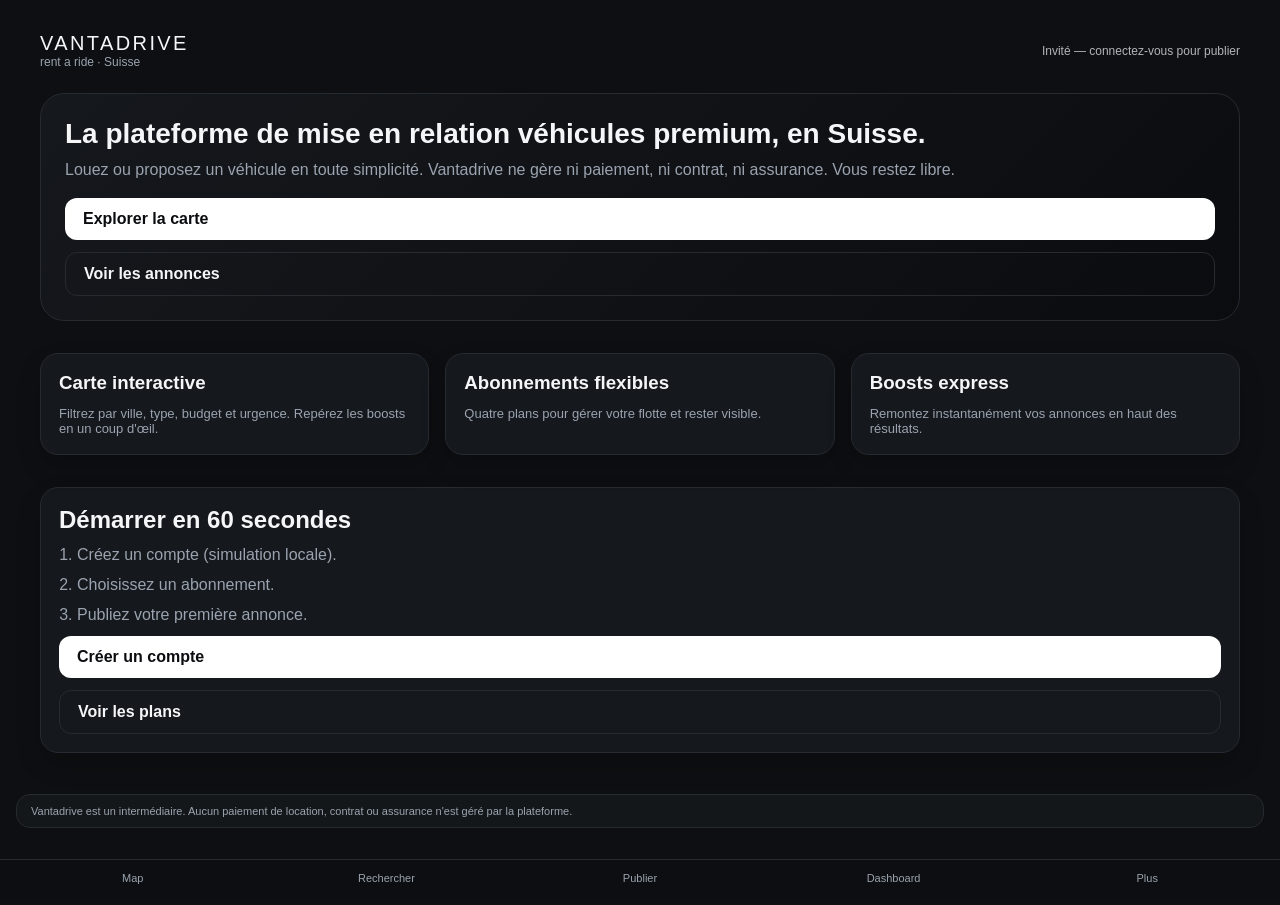
<file: public/index.html>
<!DOCTYPE html>
<html lang="fr">
  <head>
    <meta charset="UTF-8" />
    <meta name="viewport" content="width=device-width, initial-scale=1.0" />
    <title>Vantadrive — rent a ride</title>
    <link rel="stylesheet" href="assets/styles.css" />
  </head>
  <body>
    <main>
      <header>
        <div>
          <div class="logo">Vantadrive</div>
          <div class="tagline">rent a ride · Suisse</div>
        </div>
        <div class="tag" data-current-user></div>
      </header>

      <section class="hero">
        <h1>La plateforme de mise en relation véhicules premium, en Suisse.</h1>
        <p>
          Louez ou proposez un véhicule en toute simplicité. Vantadrive ne gère
          ni paiement, ni contrat, ni assurance. Vous restez libre.
        </p>
        <div class="stack" style="margin-top: 16px">
          <a class="button" href="map.html">Explorer la carte</a>
          <a class="button secondary" href="list.html">Voir les annonces</a>
        </div>
      </section>

      <section class="grid two">
        <div class="card">
          <h3>Carte interactive</h3>
          <p class="listing-meta">
            Filtrez par ville, type, budget et urgence. Repérez les boosts en un
            coup d'œil.
          </p>
        </div>
        <div class="card">
          <h3>Abonnements flexibles</h3>
          <p class="listing-meta">
            Quatre plans pour gérer votre flotte et rester visible.
          </p>
        </div>
        <div class="card">
          <h3>Boosts express</h3>
          <p class="listing-meta">
            Remontez instantanément vos annonces en haut des résultats.
          </p>
        </div>
      </section>

      <section class="card">
        <h2>Démarrer en 60 secondes</h2>
        <ol class="stack" style="padding-left: 18px; color: var(--muted)">
          <li>Créez un compte (simulation locale).</li>
          <li>Choisissez un abonnement.</li>
          <li>Publiez votre première annonce.</li>
        </ol>
        <div class="stack">
          <a class="button" href="register.html">Créer un compte</a>
          <a class="button secondary" href="pricing.html">Voir les plans</a>
        </div>
      </section>
    </main>

    <div class="disclaimer"></div>
    <nav class="bottom-nav"></nav>

    <script type="module">
      import { initNav, initDisclaimer, initAuthBanner } from "./assets/app.js";
      initNav();
      initDisclaimer();
      initAuthBanner();
    </script>
  </body>
</html>
</file>
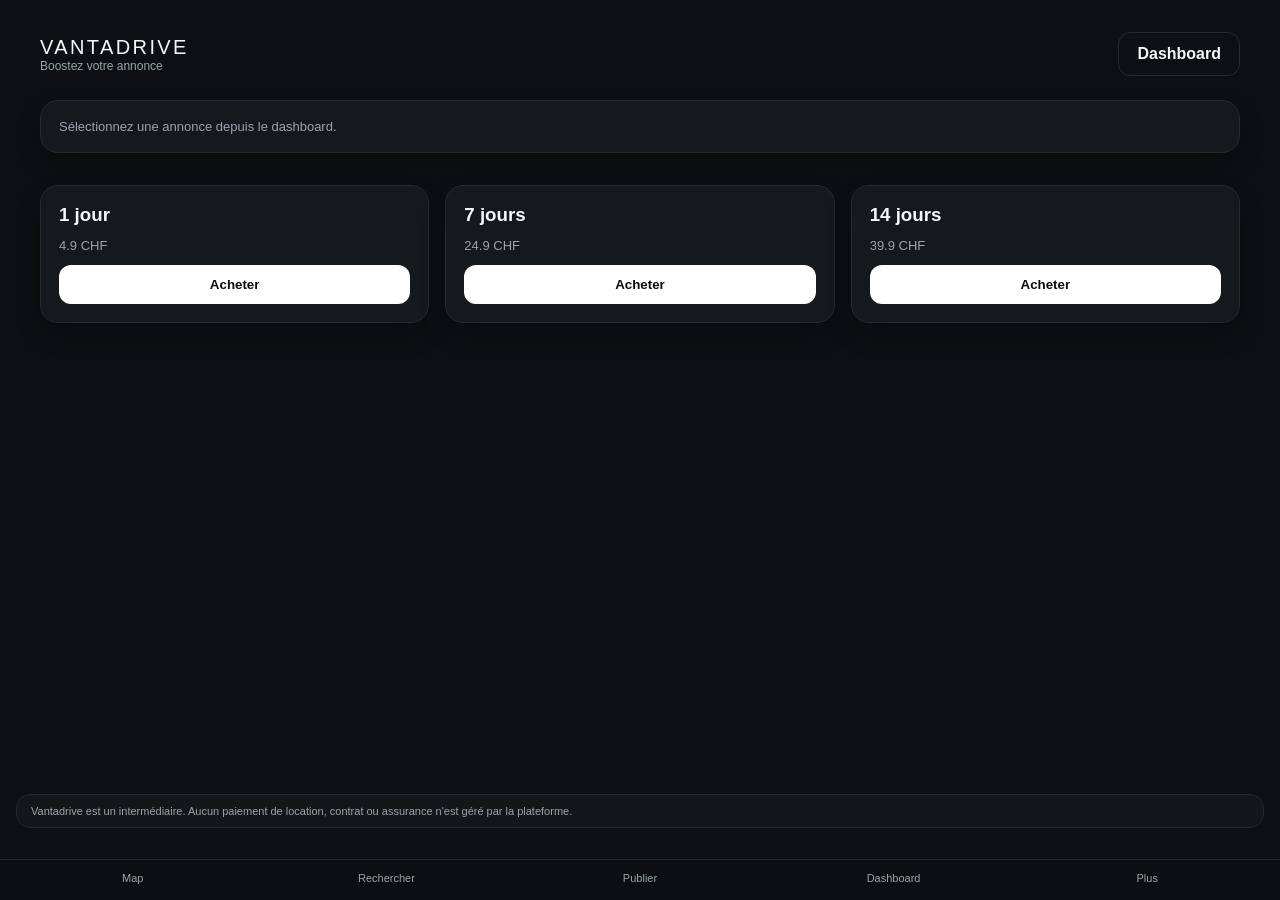
<file: public/boosts.html>
<!DOCTYPE html>
<html lang="fr">
  <head>
    <meta charset="UTF-8" />
    <meta name="viewport" content="width=device-width, initial-scale=1.0" />
    <title>Boosts — Vantadrive</title>
    <link rel="stylesheet" href="assets/styles.css" />
  </head>
  <body>
    <main>
      <header>
        <div>
          <div class="logo">Vantadrive</div>
          <div class="tagline">Boostez votre annonce</div>
        </div>
        <a class="button secondary" href="dashboard.html">Dashboard</a>
      </header>

      <section class="card" id="listing-target"></section>

      <section class="grid two" id="boosts"></section>
    </main>

    <div class="disclaimer"></div>
    <nav class="bottom-nav"></nav>

    <script type="module">
      import { Storage } from "./assets/storage.js";
      import { initDisclaimer, initNav } from "./assets/app.js";

      initNav();
      initDisclaimer();

      const params = new URLSearchParams(window.location.search);
      const listingId = params.get("listing");
      const data = Storage.getAll();
      const listing = data.listings.find((item) => item.id === listingId);
      const listingTarget = document.querySelector("#listing-target");

      listingTarget.innerHTML = listing
        ? `<h3>${listing.title}</h3><p class="listing-meta">${listing.city} · ${listing.type}</p>`
        : "<p class='listing-meta'>Sélectionnez une annonce depuis le dashboard.</p>";

      const boosts = [
        { label: "1 jour", price: 4.9, days: 1 },
        { label: "7 jours", price: 24.9, days: 7 },
        { label: "14 jours", price: 39.9, days: 14 },
      ];

      const container = document.querySelector("#boosts");
      container.innerHTML = boosts
        .map(
          (boost) => `
        <div class="card">
          <h3>${boost.label}</h3>
          <p class="listing-meta">${boost.price} CHF</p>
          <button class="button" data-days="${boost.days}">Acheter</button>
        </div>
      `
        )
        .join("");

      container.querySelectorAll("[data-days]").forEach((button) => {
        button.addEventListener("click", () => {
          if (!listing) return;
          const days = Number(button.getAttribute("data-days"));
          const endsAt = new Date();
          endsAt.setDate(endsAt.getDate() + days);
          Storage.addBoost({
            listingId: listing.id,
            startsAt: new Date().toISOString(),
            endsAt: endsAt.toISOString(),
          });
          alert("Boost activé (paiement simulé).");
          window.location.href = "dashboard.html";
        });
      });
    </script>
  </body>
</html>
</file>
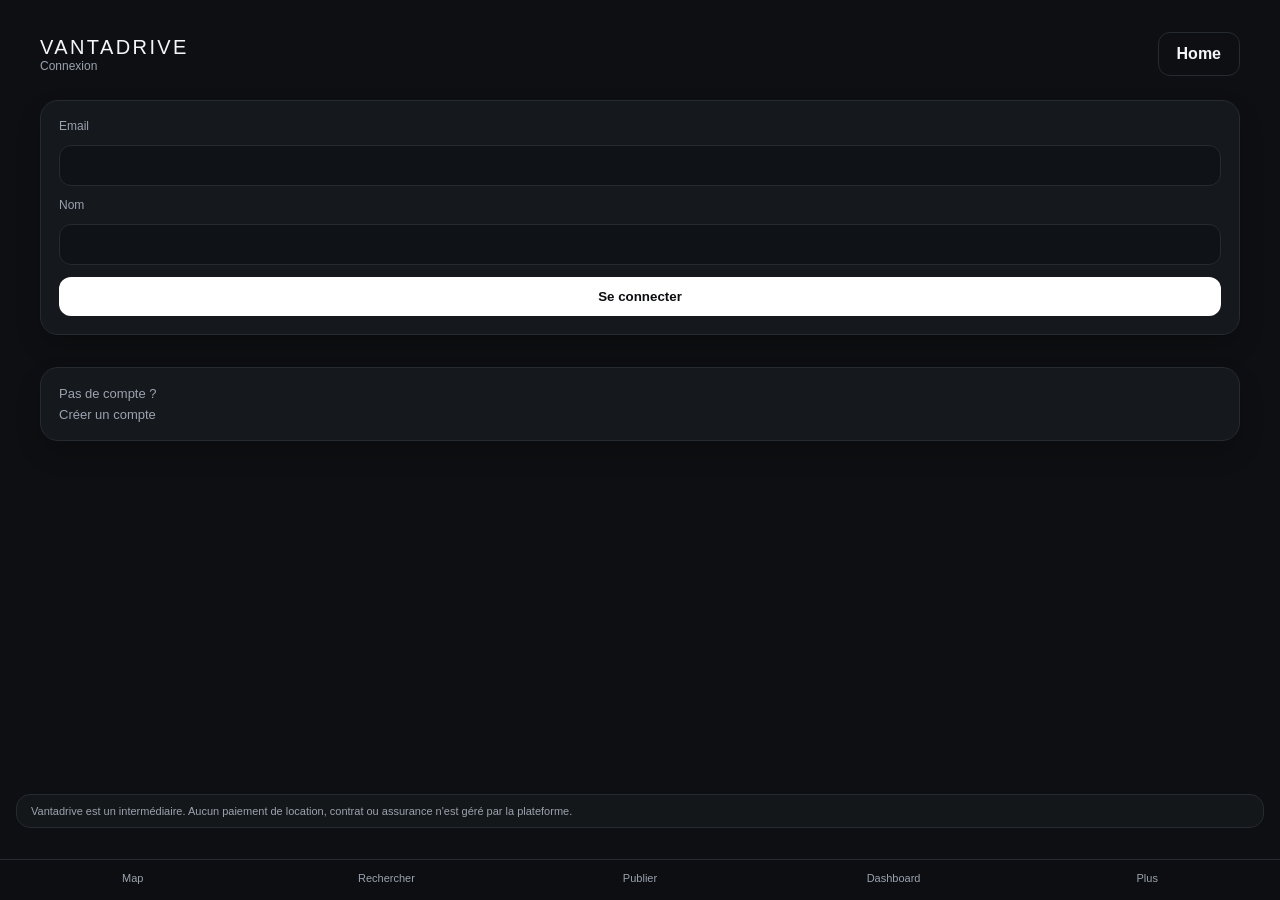
<file: public/create-listing.html>
<!DOCTYPE html>
<html lang="fr">
  <head>
    <meta charset="UTF-8" />
    <meta name="viewport" content="width=device-width, initial-scale=1.0" />
    <title>Publier — Vantadrive</title>
    <link rel="stylesheet" href="assets/styles.css" />
  </head>
  <body>
    <main>
      <header>
        <div>
          <div class="logo">Vantadrive</div>
          <div class="tagline">Créer une annonce</div>
        </div>
        <a class="button secondary" href="dashboard.html">Dashboard</a>
      </header>

      <section class="card" id="quota-message"></section>

      <section class="card">
        <form id="listing-form" class="stack">
          <label>Titre</label>
          <input class="input" type="text" required />
          <label>Type véhicule</label>
          <select class="input">
            <option>Voiture</option>
            <option>Van</option>
            <option>Utilitaire</option>
            <option>Luxe</option>
          </select>
          <label>Ville</label>
          <input class="input" type="text" required />
          <label>Prix indicatif / jour</label>
          <input class="input" type="number" required />
          <label>Disponibilité</label>
          <select class="input">
            <option>Aujourd'hui</option>
            <option>Cette semaine</option>
            <option>Flexible</option>
          </select>
          <label>Réponse rapide</label>
          <select class="input">
            <option>Rapide</option>
            <option>Normal</option>
          </select>
          <label>Règles</label>
          <textarea class="input" rows="4"></textarea>
          <button class="button" type="submit">Publier</button>
        </form>
      </section>
    </main>

    <div class="disclaimer"></div>
    <nav class="bottom-nav"></nav>

    <script type="module">
      import { Storage } from "./assets/storage.js";
      import { canCreateListing, initDisclaimer, initNav } from "./assets/app.js";

      initNav();
      initDisclaimer();

      const user = Storage.getCurrentUser();
      if (!user) {
        window.location.href = "login.html";
      }

      const quotaMessage = document.querySelector("#quota-message");
      const quota = canCreateListing(user.id);
      quotaMessage.innerHTML = quota.ok
        ? "<p class='listing-meta'>Quota disponible pour publier une annonce.</p>"
        : `<p class='listing-meta'>${quota.reason}</p>`;

      const form = document.querySelector("#listing-form");
      if (!quota.ok) {
        form.querySelector("button").disabled = true;
      }

      form.addEventListener("submit", (event) => {
        event.preventDefault();
        const [title, type, city, price, availability, responseSpeed, rules] =
          event.target.querySelectorAll("input, select, textarea");
        const listing = {
          id: `listing-${Date.now()}`,
          ownerId: user.id,
          title: title.value.trim(),
          type: type.value,
          ownerType: user.ownerType,
          city: city.value.trim(),
          lat: 46.52,
          lng: 6.63,
          indicativePricePerDay: Number(price.value),
          availabilityTag: availability.value,
          responseSpeed: responseSpeed.value,
          rules: rules.value.trim() || "Règles standard.",
          images: [
            "https://images.unsplash.com/photo-1503376780353-7e6692767b70?auto=format&fit=crop&w=800&q=80",
          ],
          boostedUntil: null,
          createdAt: new Date().toISOString(),
        };
        Storage.addListing(listing);
        alert("Annonce publiée !");
        window.location.href = "dashboard.html";
      });
    </script>
  </body>
</html>
</file>
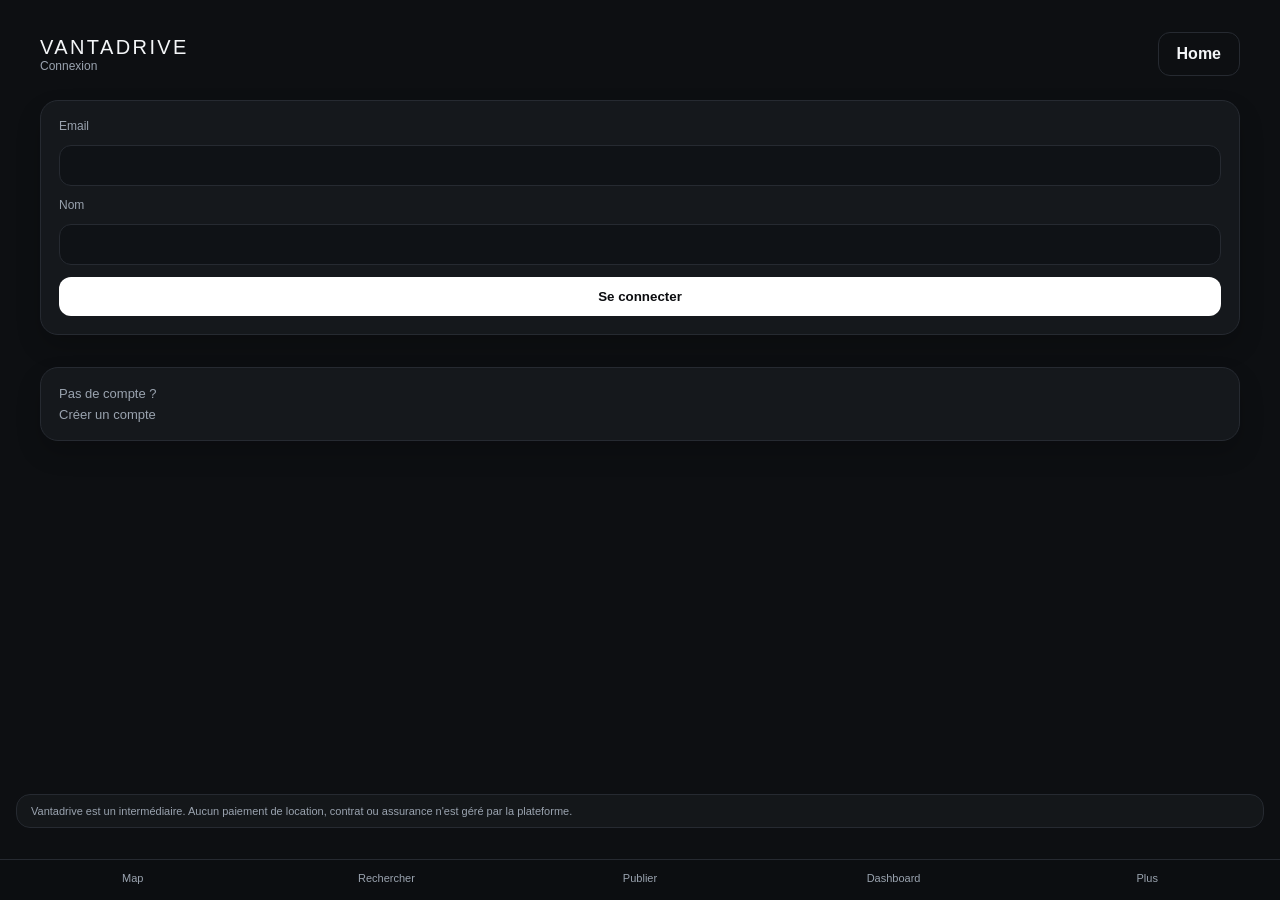
<file: public/dashboard.html>
<!DOCTYPE html>
<html lang="fr">
  <head>
    <meta charset="UTF-8" />
    <meta name="viewport" content="width=device-width, initial-scale=1.0" />
    <title>Dashboard — Vantadrive</title>
    <link rel="stylesheet" href="assets/styles.css" />
  </head>
  <body>
    <main>
      <header>
        <div>
          <div class="logo">Vantadrive</div>
          <div class="tagline">Espace propriétaire</div>
        </div>
        <button class="button secondary" id="logout">Déconnexion</button>
      </header>

      <section class="card" id="subscription-status"></section>

      <section class="card">
        <h3>Mes annonces</h3>
        <div id="owner-listings" class="stack"></div>
        <a class="button" href="create-listing.html">Créer une annonce</a>
      </section>

      <section class="card">
        <h3>Demandes reçues</h3>
        <div id="owner-messages" class="stack"></div>
      </section>
    </main>

    <div class="disclaimer"></div>
    <nav class="bottom-nav"></nav>

    <script type="module">
      import { Storage, getSubscriptionForUser } from "./assets/storage.js";
      import { canCreateListing, formatDate, initDisclaimer, initNav } from "./assets/app.js";

      initNav();
      initDisclaimer();

      const user = Storage.getCurrentUser();
      if (!user) {
        window.location.href = "login.html";
      }

      const data = Storage.getAll();
      const subscription = getSubscriptionForUser(user.id);
      const subscriptionStatus = document.querySelector("#subscription-status");
      subscriptionStatus.innerHTML = subscription
        ? `
          <h3>Abonnement actif</h3>
          <p class="listing-meta">Plan: ${subscription.plan} · Depuis ${formatDate(
            subscription.startedAt
          )}</p>
        `
        : `
          <h3>Aucun abonnement</h3>
          <p class="listing-meta">Sélectionnez un plan pour publier.</p>
          <a class="button" href="pricing.html">Choisir un plan</a>
        `;

      const ownerListings = data.listings.filter((listing) => listing.ownerId === user.id);
      const listingContainer = document.querySelector("#owner-listings");
      listingContainer.innerHTML = ownerListings
        .map(
          (listing) => `
          <div class="card">
            <h4>${listing.title}</h4>
            <p class="listing-meta">${listing.city} · ${listing.type}</p>
            <div class="stack">
              <button class="button secondary" data-toggle="${listing.id}">
                ${listing.active === false ? "Activer" : "Désactiver"}
              </button>
              <a class="button ghost" href="boosts.html?listing=${listing.id}">Acheter un boost</a>
            </div>
          </div>
        `
        )
        .join("") || "<p class='listing-meta'>Aucune annonce.</p>";

      document.querySelectorAll("[data-toggle]").forEach((button) => {
        button.addEventListener("click", () => {
          const listingId = button.getAttribute("data-toggle");
          const listing = data.listings.find((item) => item.id === listingId);
          listing.active = listing.active === false ? true : false;
          Storage.updateListing(listing);
          window.location.reload();
        });
      });

      const messages = data.messages.filter((message) =>
        ownerListings.some((listing) => listing.id === message.listingId)
      );
      document.querySelector("#owner-messages").innerHTML = messages
        .map(
          (message) => `
          <div class="card">
            <h4>Annonce: ${message.listingId}</h4>
            <p class="listing-meta">${message.senderName} · ${formatDate(message.createdAt)}</p>
            <p>${message.message}</p>
          </div>
        `
        )
        .join("") || "<p class='listing-meta'>Aucune demande.</p>";

      document.querySelector("#logout").addEventListener("click", () => {
        Storage.setCurrentUser(null);
        window.location.href = "index.html";
      });

      const quota = canCreateListing(user.id);
      if (!quota.ok) {
        const link = document.querySelector("a[href='create-listing.html']");
        link.classList.add("secondary");
        link.textContent = `Quota atteint · ${quota.reason}`;
        link.href = "pricing.html";
      }
    </script>
  </body>
</html>
</file>
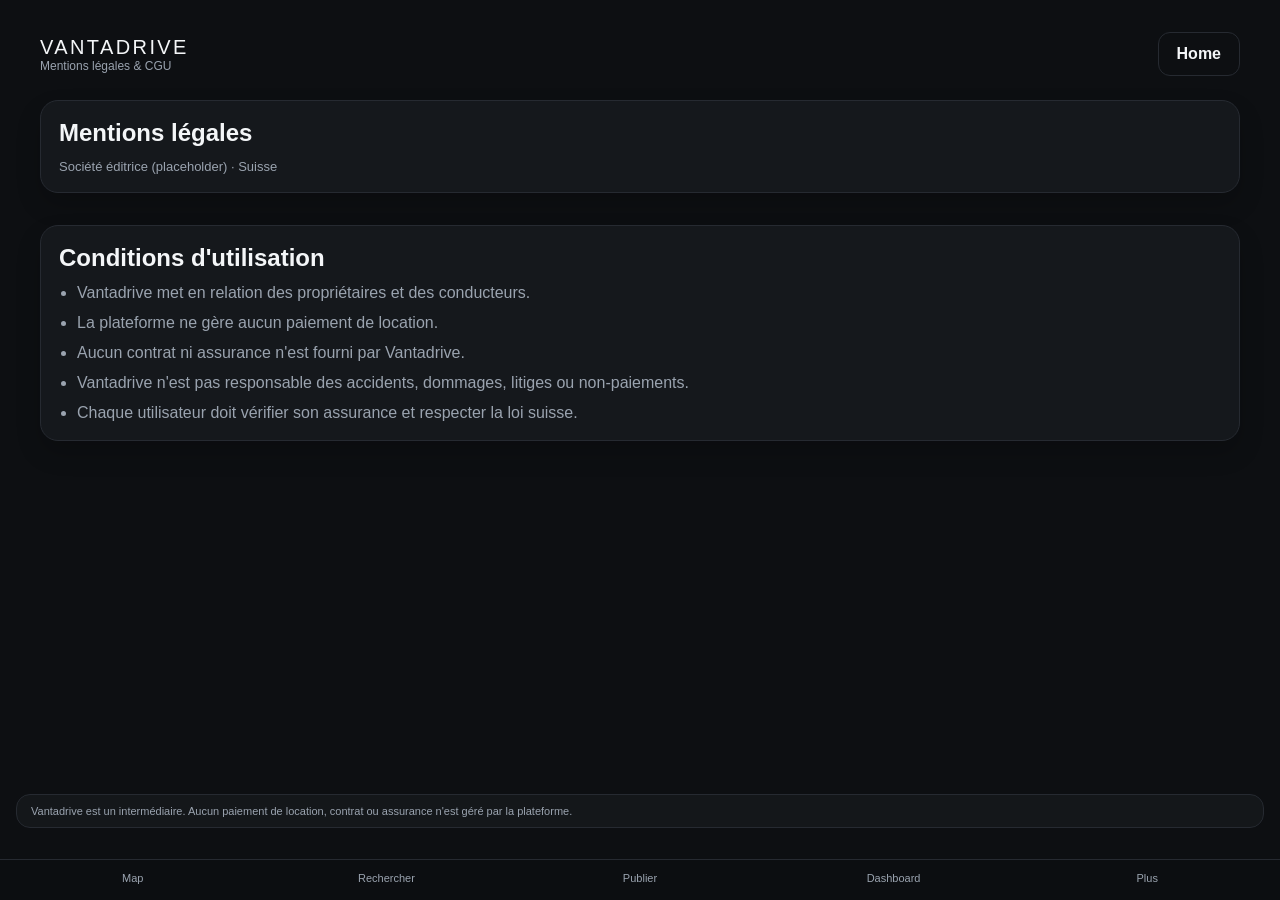
<file: public/legal.html>
<!DOCTYPE html>
<html lang="fr">
  <head>
    <meta charset="UTF-8" />
    <meta name="viewport" content="width=device-width, initial-scale=1.0" />
    <title>Mentions légales — Vantadrive</title>
    <link rel="stylesheet" href="assets/styles.css" />
  </head>
  <body>
    <main>
      <header>
        <div>
          <div class="logo">Vantadrive</div>
          <div class="tagline">Mentions légales & CGU</div>
        </div>
        <a class="button secondary" href="index.html">Home</a>
      </header>

      <section class="card">
        <h2>Mentions légales</h2>
        <p class="listing-meta">Société éditrice (placeholder) · Suisse</p>
      </section>

      <section class="card">
        <h2>Conditions d'utilisation</h2>
        <ul class="stack" style="padding-left: 18px; color: var(--muted)">
          <li>Vantadrive met en relation des propriétaires et des conducteurs.</li>
          <li>La plateforme ne gère aucun paiement de location.</li>
          <li>Aucun contrat ni assurance n'est fourni par Vantadrive.</li>
          <li>
            Vantadrive n'est pas responsable des accidents, dommages, litiges ou
            non-paiements.
          </li>
          <li>
            Chaque utilisateur doit vérifier son assurance et respecter la loi
            suisse.
          </li>
        </ul>
      </section>
    </main>

    <div class="disclaimer"></div>
    <nav class="bottom-nav"></nav>

    <script type="module">
      import { initDisclaimer, initNav } from "./assets/app.js";
      initNav();
      initDisclaimer();
    </script>
  </body>
</html>
</file>
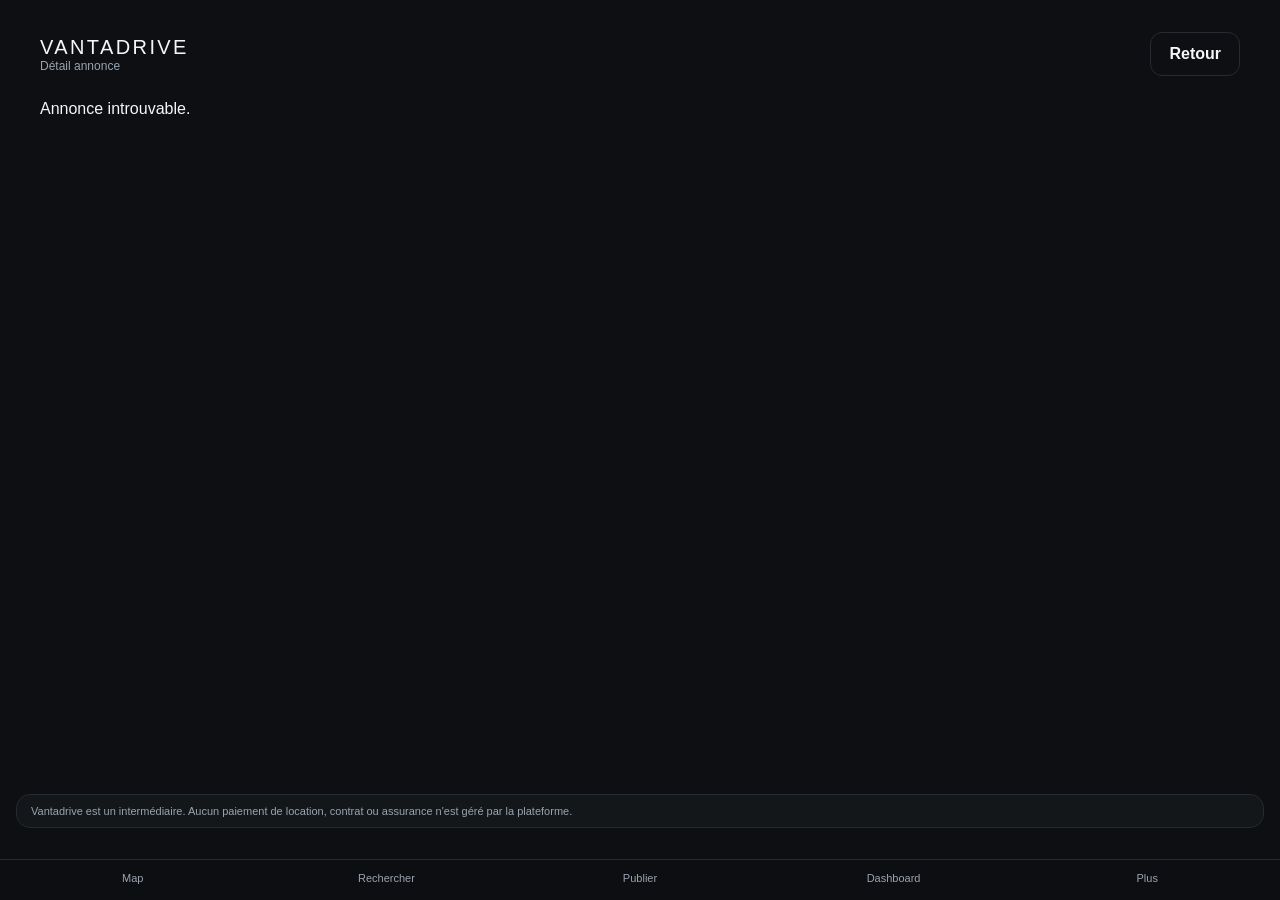
<file: public/listing.html>
<!DOCTYPE html>
<html lang="fr">
  <head>
    <meta charset="UTF-8" />
    <meta name="viewport" content="width=device-width, initial-scale=1.0" />
    <title>Détail annonce — Vantadrive</title>
    <link rel="stylesheet" href="assets/styles.css" />
  </head>
  <body>
    <main>
      <header>
        <div>
          <div class="logo">Vantadrive</div>
          <div class="tagline">Détail annonce</div>
        </div>
        <a class="button secondary" href="list.html">Retour</a>
      </header>

      <section id="listing-content" class="stack"></section>
    </main>

    <div class="disclaimer"></div>
    <nav class="bottom-nav"></nav>

    <script type="module">
      import { Storage } from "./assets/storage.js";
      import { formatPrice, initDisclaimer, initNav } from "./assets/app.js";

      initNav();
      initDisclaimer();

      const params = new URLSearchParams(window.location.search);
      const listingId = params.get("id");
      const data = Storage.getAll();
      const listing = data.listings.find((item) => item.id === listingId);
      const container = document.querySelector("#listing-content");

      if (!listing) {
        container.innerHTML = "<p>Annonce introuvable.</p>";
      } else {
        const owner = data.users.find((user) => user.id === listing.ownerId);
        const images = listing.images
          .map((src) => `<img src="${src}" alt="${listing.title}" loading="lazy" />`)
          .join("");

        container.innerHTML = `
          <div class="card">
            <div class="grid two">${images}</div>
          </div>
          <div class="card">
            <h2>${listing.title}</h2>
            <p class="listing-meta">${listing.city} · ${listing.type} · ${listing.ownerType}</p>
            <p>${listing.description || "Véhicule premium prêt à rouler en Suisse."}</p>
            <div class="listing-meta">
              ${formatPrice(listing.indicativePricePerDay)} · ${listing.availabilityTag}
            </div>
            <div class="listing-meta">Règles: ${listing.rules}</div>
          </div>
          <div class="card">
            <h3>Contacter le propriétaire</h3>
            <p class="listing-meta">${owner.name}</p>
            ${
              owner.allowDirectContact
                ? `<p class="listing-meta">${owner.email} · ${owner.phone}</p>`
                : `
                  <form id="message-form" class="stack">
                    <label>Message</label>
                    <textarea class="input" rows="4" required></textarea>
                    <button class="button" type="submit">Envoyer</button>
                  </form>
                `
            }
          </div>
          <div class="card">
            <h3>Important</h3>
            <ul class="stack" style="padding-left: 18px; color: var(--muted)">
              <li>Vantadrive est un intermédiaire.</li>
              <li>Aucun paiement de location n'est géré.</li>
              <li>Aucun contrat ou assurance n'est fourni.</li>
            </ul>
          </div>
        `;

        const form = document.querySelector("#message-form");
        if (form) {
          form.addEventListener("submit", (event) => {
            event.preventDefault();
            const message = form.querySelector("textarea").value.trim();
            if (!message) return;
            const newMessage = {
              id: `msg-${Date.now()}`,
              listingId: listing.id,
              senderName: "Visiteur",
              message,
              createdAt: new Date().toISOString(),
            };
            data.messages.unshift(newMessage);
            Storage.setAll(data);
            form.reset();
            alert("Message envoyé au propriétaire.");
          });
        }
      }
    </script>
  </body>
</html>
</file>
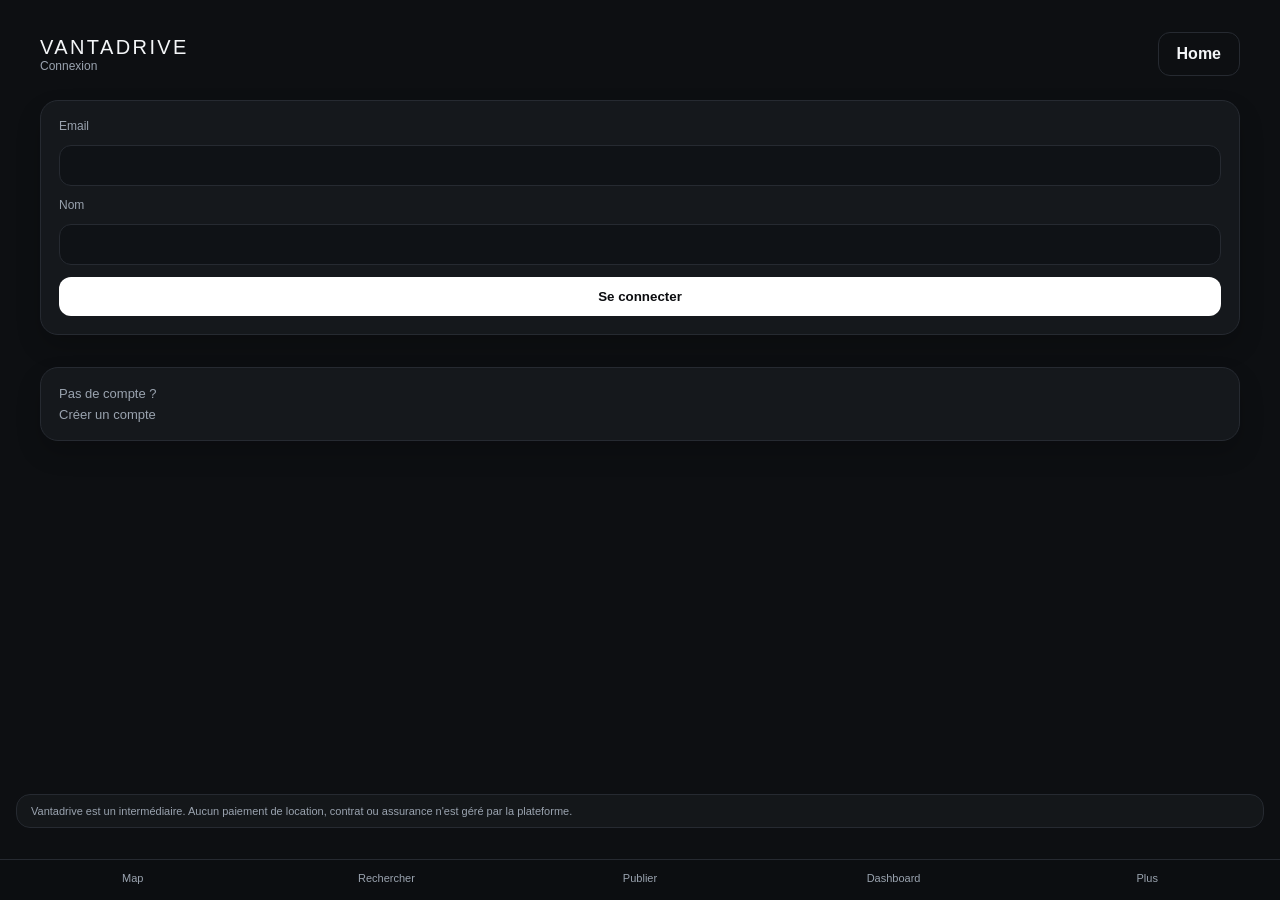
<file: public/login.html>
<!DOCTYPE html>
<html lang="fr">
  <head>
    <meta charset="UTF-8" />
    <meta name="viewport" content="width=device-width, initial-scale=1.0" />
    <title>Connexion — Vantadrive</title>
    <link rel="stylesheet" href="assets/styles.css" />
  </head>
  <body>
    <main>
      <header>
        <div>
          <div class="logo">Vantadrive</div>
          <div class="tagline">Connexion</div>
        </div>
        <a class="button secondary" href="index.html">Home</a>
      </header>

      <section class="card">
        <form id="login-form" class="stack">
          <label>Email</label>
          <input class="input" type="email" required />
          <label>Nom</label>
          <input class="input" type="text" required />
          <button class="button" type="submit">Se connecter</button>
        </form>
      </section>

      <section class="card">
        <p class="listing-meta">
          Pas de compte ? <a href="register.html">Créer un compte</a>
        </p>
      </section>
    </main>

    <div class="disclaimer"></div>
    <nav class="bottom-nav"></nav>

    <script type="module">
      import { Storage } from "./assets/storage.js";
      import { initDisclaimer, initNav } from "./assets/app.js";

      initNav();
      initDisclaimer();

      document.querySelector("#login-form").addEventListener("submit", (event) => {
        event.preventDefault();
        const [emailInput, nameInput] = event.target.querySelectorAll("input");
        const email = emailInput.value.trim();
        const name = nameInput.value.trim();
        const data = Storage.getAll();
        const existing = data.users.find((user) => user.email === email);
        if (!existing) {
          alert("Compte introuvable. Merci de créer un compte.");
          return;
        }
        Storage.setCurrentUser(existing.id);
        alert(`Bienvenue ${name} !`);
        window.location.href = "dashboard.html";
      });
    </script>
  </body>
</html>
</file>
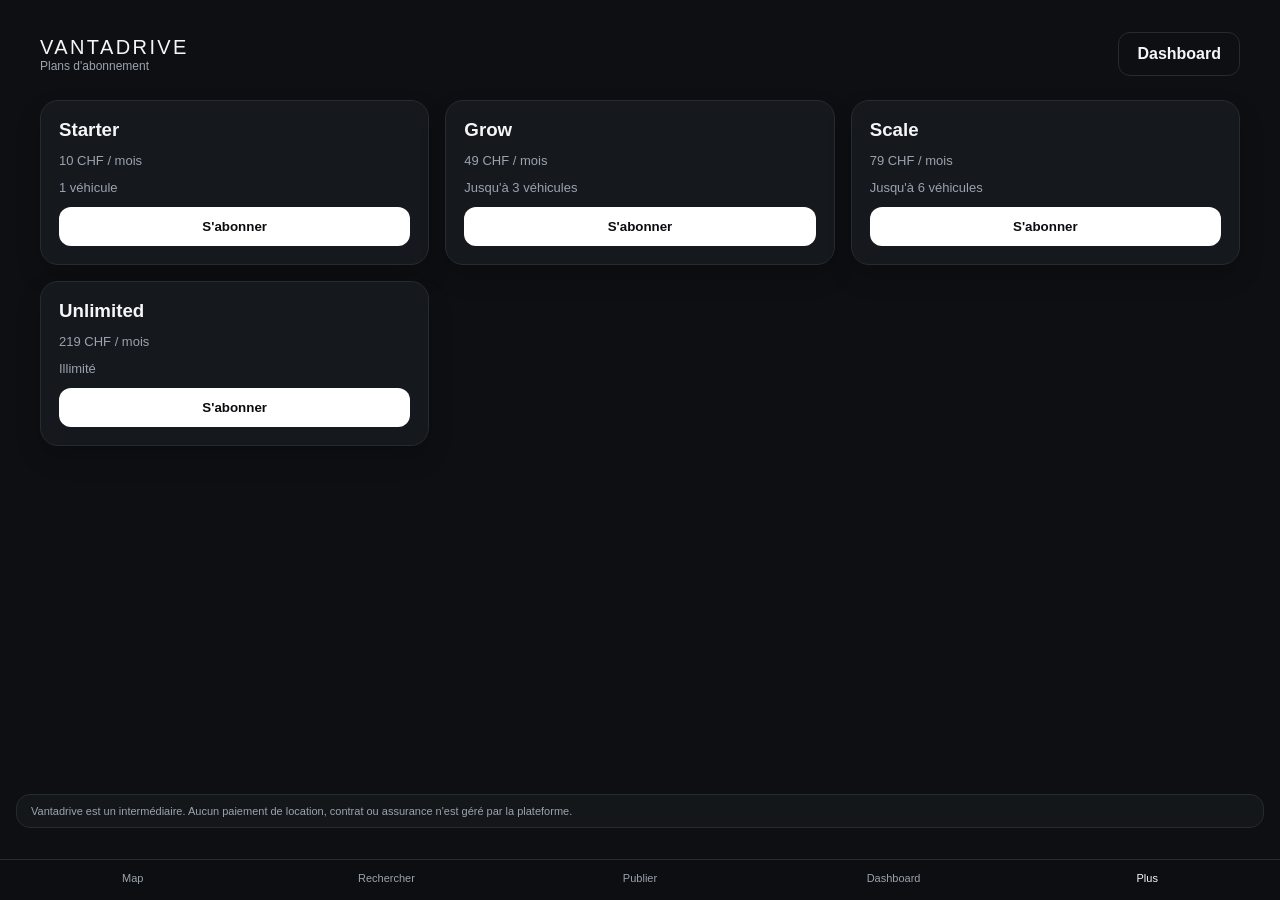
<file: public/pricing.html>
<!DOCTYPE html>
<html lang="fr">
  <head>
    <meta charset="UTF-8" />
    <meta name="viewport" content="width=device-width, initial-scale=1.0" />
    <title>Abonnements — Vantadrive</title>
    <link rel="stylesheet" href="assets/styles.css" />
  </head>
  <body>
    <main>
      <header>
        <div>
          <div class="logo">Vantadrive</div>
          <div class="tagline">Plans d'abonnement</div>
        </div>
        <a class="button secondary" href="dashboard.html">Dashboard</a>
      </header>

      <section class="grid two" id="plans"></section>
    </main>

    <div class="disclaimer"></div>
    <nav class="bottom-nav"></nav>

    <script type="module">
      import { Storage } from "./assets/storage.js";
      import { initDisclaimer, initNav } from "./assets/app.js";

      initNav();
      initDisclaimer();

      const plans = [
        { name: "Starter", price: 10, quota: "1 véhicule" },
        { name: "Grow", price: 49, quota: "Jusqu'à 3 véhicules" },
        { name: "Scale", price: 79, quota: "Jusqu'à 6 véhicules" },
        { name: "Unlimited", price: 219, quota: "Illimité" },
      ];

      const container = document.querySelector("#plans");
      container.innerHTML = plans
        .map(
          (plan) => `
        <div class="card">
          <h3>${plan.name}</h3>
          <p class="listing-meta">${plan.price} CHF / mois</p>
          <p class="listing-meta">${plan.quota}</p>
          <button class="button" data-plan="${plan.name}">S'abonner</button>
        </div>
      `
        )
        .join("");

      container.querySelectorAll("[data-plan]").forEach((button) => {
        button.addEventListener("click", () => {
          const user = Storage.getCurrentUser();
          if (!user) {
            window.location.href = "login.html";
            return;
          }
          Storage.addSubscription({
            userId: user.id,
            plan: button.getAttribute("data-plan"),
            startedAt: new Date().toISOString(),
            status: "active",
          });
          alert("Abonnement activé (paiement simulé).");
          window.location.href = "dashboard.html";
        });
      });
    </script>
  </body>
</html>
</file>
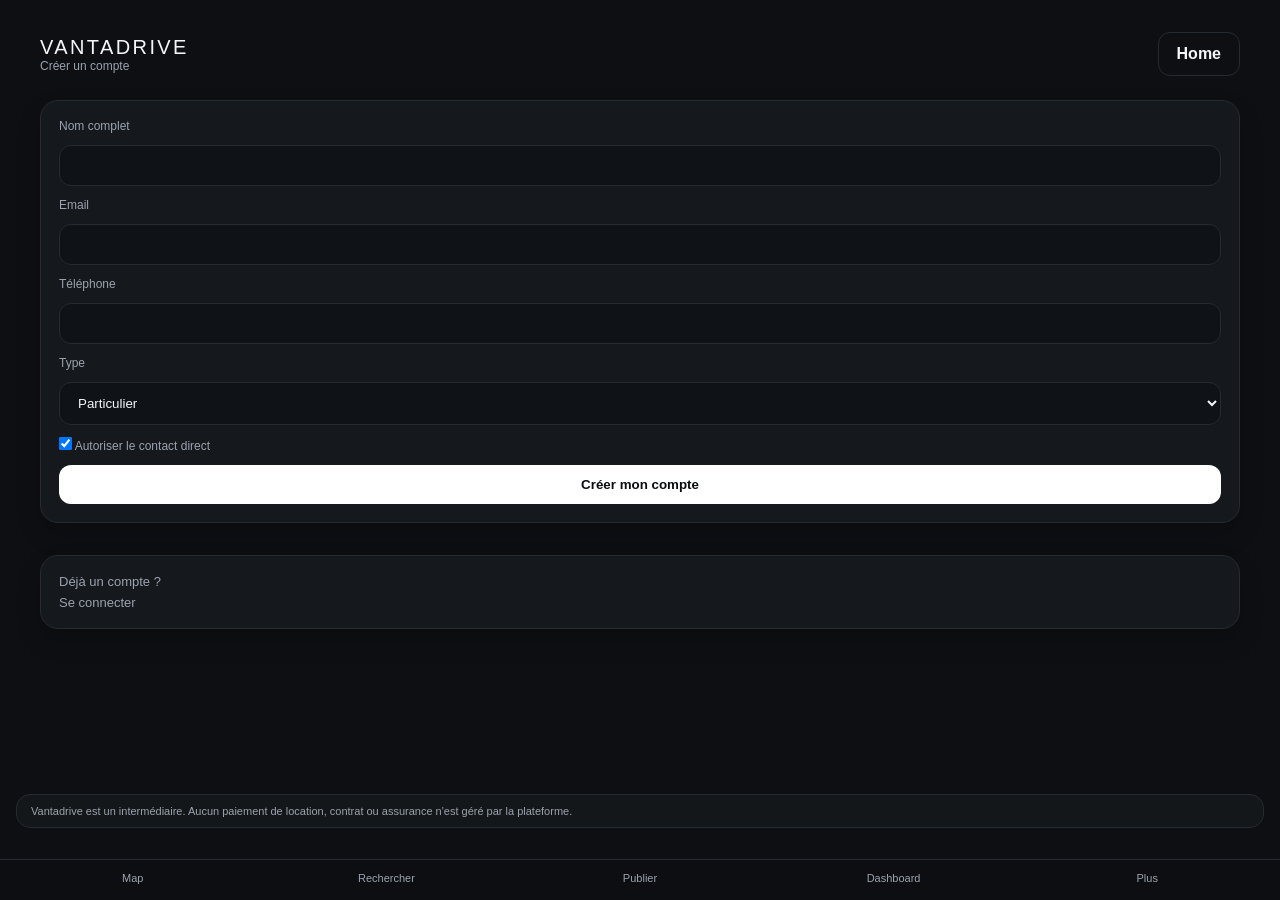
<file: public/register.html>
<!DOCTYPE html>
<html lang="fr">
  <head>
    <meta charset="UTF-8" />
    <meta name="viewport" content="width=device-width, initial-scale=1.0" />
    <title>Inscription — Vantadrive</title>
    <link rel="stylesheet" href="assets/styles.css" />
  </head>
  <body>
    <main>
      <header>
        <div>
          <div class="logo">Vantadrive</div>
          <div class="tagline">Créer un compte</div>
        </div>
        <a class="button secondary" href="index.html">Home</a>
      </header>

      <section class="card">
        <form id="register-form" class="stack">
          <label>Nom complet</label>
          <input class="input" type="text" required />
          <label>Email</label>
          <input class="input" type="email" required />
          <label>Téléphone</label>
          <input class="input" type="tel" required />
          <label>Type</label>
          <select class="input">
            <option value="Particulier">Particulier</option>
            <option value="Professionnel">Professionnel</option>
          </select>
          <label>
            <input type="checkbox" checked /> Autoriser le contact direct
          </label>
          <button class="button" type="submit">Créer mon compte</button>
        </form>
      </section>

      <section class="card">
        <p class="listing-meta">
          Déjà un compte ? <a href="login.html">Se connecter</a>
        </p>
      </section>
    </main>

    <div class="disclaimer"></div>
    <nav class="bottom-nav"></nav>

    <script type="module">
      import { Storage } from "./assets/storage.js";
      import { initDisclaimer, initNav } from "./assets/app.js";

      initNav();
      initDisclaimer();

      document.querySelector("#register-form").addEventListener("submit", (event) => {
        event.preventDefault();
        const [nameInput, emailInput, phoneInput, typeSelect, directContact] =
          event.target.querySelectorAll("input, select");
        const newUser = {
          id: `user-${Date.now()}`,
          name: nameInput.value.trim(),
          email: emailInput.value.trim(),
          phone: phoneInput.value.trim(),
          ownerType: typeSelect.value,
          allowDirectContact: directContact.checked,
        };
        Storage.addUser(newUser);
        Storage.setCurrentUser(newUser.id);
        alert("Compte créé !");
        window.location.href = "pricing.html";
      });
    </script>
  </body>
</html>
</file>
<file: public/assets/styles.css>
:root {
  color-scheme: light;
  --bg: #0d0f12;
  --card: #15181c;
  --muted: #9aa3af;
  --text: #f4f6f8;
  --accent: #ffffff;
  --border: #262a31;
  --nardo: #b2b5ba;
  --success: #37d27f;
  --warning: #ffb020;
}

* {
  box-sizing: border-box;
  margin: 0;
  padding: 0;
}

body {
  font-family: "Inter", "SF Pro Text", "Helvetica Neue", Arial, sans-serif;
  background: var(--bg);
  color: var(--text);
  min-height: 100vh;
}

img {
  max-width: 100%;
  display: block;
  border-radius: 16px;
}

a {
  color: inherit;
  text-decoration: none;
}

main {
  padding: 24px 20px 96px;
}

header {
  display: flex;
  align-items: center;
  justify-content: space-between;
  gap: 16px;
  margin-bottom: 24px;
}

header .logo {
  font-size: 20px;
  letter-spacing: 0.12em;
  text-transform: uppercase;
}

header .tagline {
  font-size: 12px;
  color: var(--muted);
}

section {
  margin-bottom: 32px;
}

.card {
  background: var(--card);
  border: 1px solid var(--border);
  border-radius: 18px;
  padding: 18px;
  display: flex;
  flex-direction: column;
  gap: 12px;
  box-shadow: 0 12px 24px rgba(0, 0, 0, 0.18);
}

.badge {
  display: inline-flex;
  align-items: center;
  gap: 6px;
  padding: 4px 10px;
  border-radius: 999px;
  font-size: 12px;
  background: rgba(255, 255, 255, 0.08);
  color: var(--text);
}

.badge.boost {
  background: rgba(255, 176, 32, 0.18);
  color: var(--warning);
}

.badge.fast {
  background: rgba(55, 210, 127, 0.18);
  color: var(--success);
}

.button {
  background: var(--accent);
  color: #0b0c0f;
  border: none;
  padding: 12px 18px;
  border-radius: 12px;
  font-weight: 600;
  transition: transform 0.2s ease, box-shadow 0.2s ease;
  cursor: pointer;
}

.button.secondary {
  background: transparent;
  border: 1px solid var(--border);
  color: var(--text);
}

.button.ghost {
  background: transparent;
  color: var(--muted);
}

.button:active {
  transform: scale(0.98);
}

.grid {
  display: grid;
  gap: 16px;
}

.grid.two {
  grid-template-columns: repeat(2, minmax(0, 1fr));
}

.stack {
  display: flex;
  flex-direction: column;
  gap: 12px;
}

.input {
  width: 100%;
  padding: 12px 14px;
  border-radius: 12px;
  border: 1px solid var(--border);
  background: #0f1216;
  color: var(--text);
}

label {
  font-size: 12px;
  color: var(--muted);
}

nav.bottom-nav {
  position: fixed;
  bottom: 0;
  left: 0;
  right: 0;
  background: rgba(13, 15, 18, 0.95);
  backdrop-filter: blur(10px);
  border-top: 1px solid var(--border);
  display: grid;
  grid-template-columns: repeat(5, 1fr);
  gap: 4px;
  padding: 12px 8px 16px;
  z-index: 50;
}

nav.bottom-nav a {
  font-size: 11px;
  color: var(--muted);
  display: flex;
  flex-direction: column;
  align-items: center;
  gap: 6px;
  transition: color 0.2s ease;
}

nav.bottom-nav a.active {
  color: var(--text);
}

.hero {
  padding: 24px;
  border-radius: 24px;
  background: linear-gradient(135deg, #15181c, #0b0c10);
  border: 1px solid var(--border);
}

.hero h1 {
  font-size: 28px;
  margin-bottom: 8px;
}

.hero p {
  color: var(--muted);
  line-height: 1.5;
}

.tag {
  display: inline-flex;
  gap: 8px;
  font-size: 12px;
  color: var(--nardo);
}

.map-container {
  height: 60vh;
  border-radius: 20px;
  overflow: hidden;
  border: 1px solid var(--border);
}

.listings {
  display: flex;
  flex-direction: column;
  gap: 14px;
}

.listing-card {
  display: flex;
  gap: 14px;
  align-items: flex-start;
}

.listing-card img {
  width: 110px;
  height: 90px;
  object-fit: cover;
}

.listing-meta {
  display: flex;
  flex-direction: column;
  gap: 6px;
  font-size: 13px;
  color: var(--muted);
}

.disclaimer {
  position: fixed;
  bottom: 72px;
  left: 16px;
  right: 16px;
  background: rgba(21, 24, 28, 0.92);
  border: 1px solid var(--border);
  border-radius: 14px;
  padding: 10px 14px;
  font-size: 11px;
  color: var(--muted);
  z-index: 40;
}

.table {
  width: 100%;
  border-collapse: collapse;
  font-size: 13px;
}

.table th,
.table td {
  padding: 10px 6px;
  border-bottom: 1px solid var(--border);
  text-align: left;
}

.chip {
  display: inline-flex;
  padding: 6px 10px;
  border-radius: 999px;
  background: rgba(255, 255, 255, 0.08);
  font-size: 11px;
}

.toggle {
  display: inline-flex;
  align-items: center;
  gap: 8px;
  font-size: 13px;
  color: var(--muted);
}

@media (min-width: 768px) {
  main {
    padding: 32px 40px 120px;
  }

  .grid.two {
    grid-template-columns: repeat(3, minmax(0, 1fr));
  }
}
</file>
